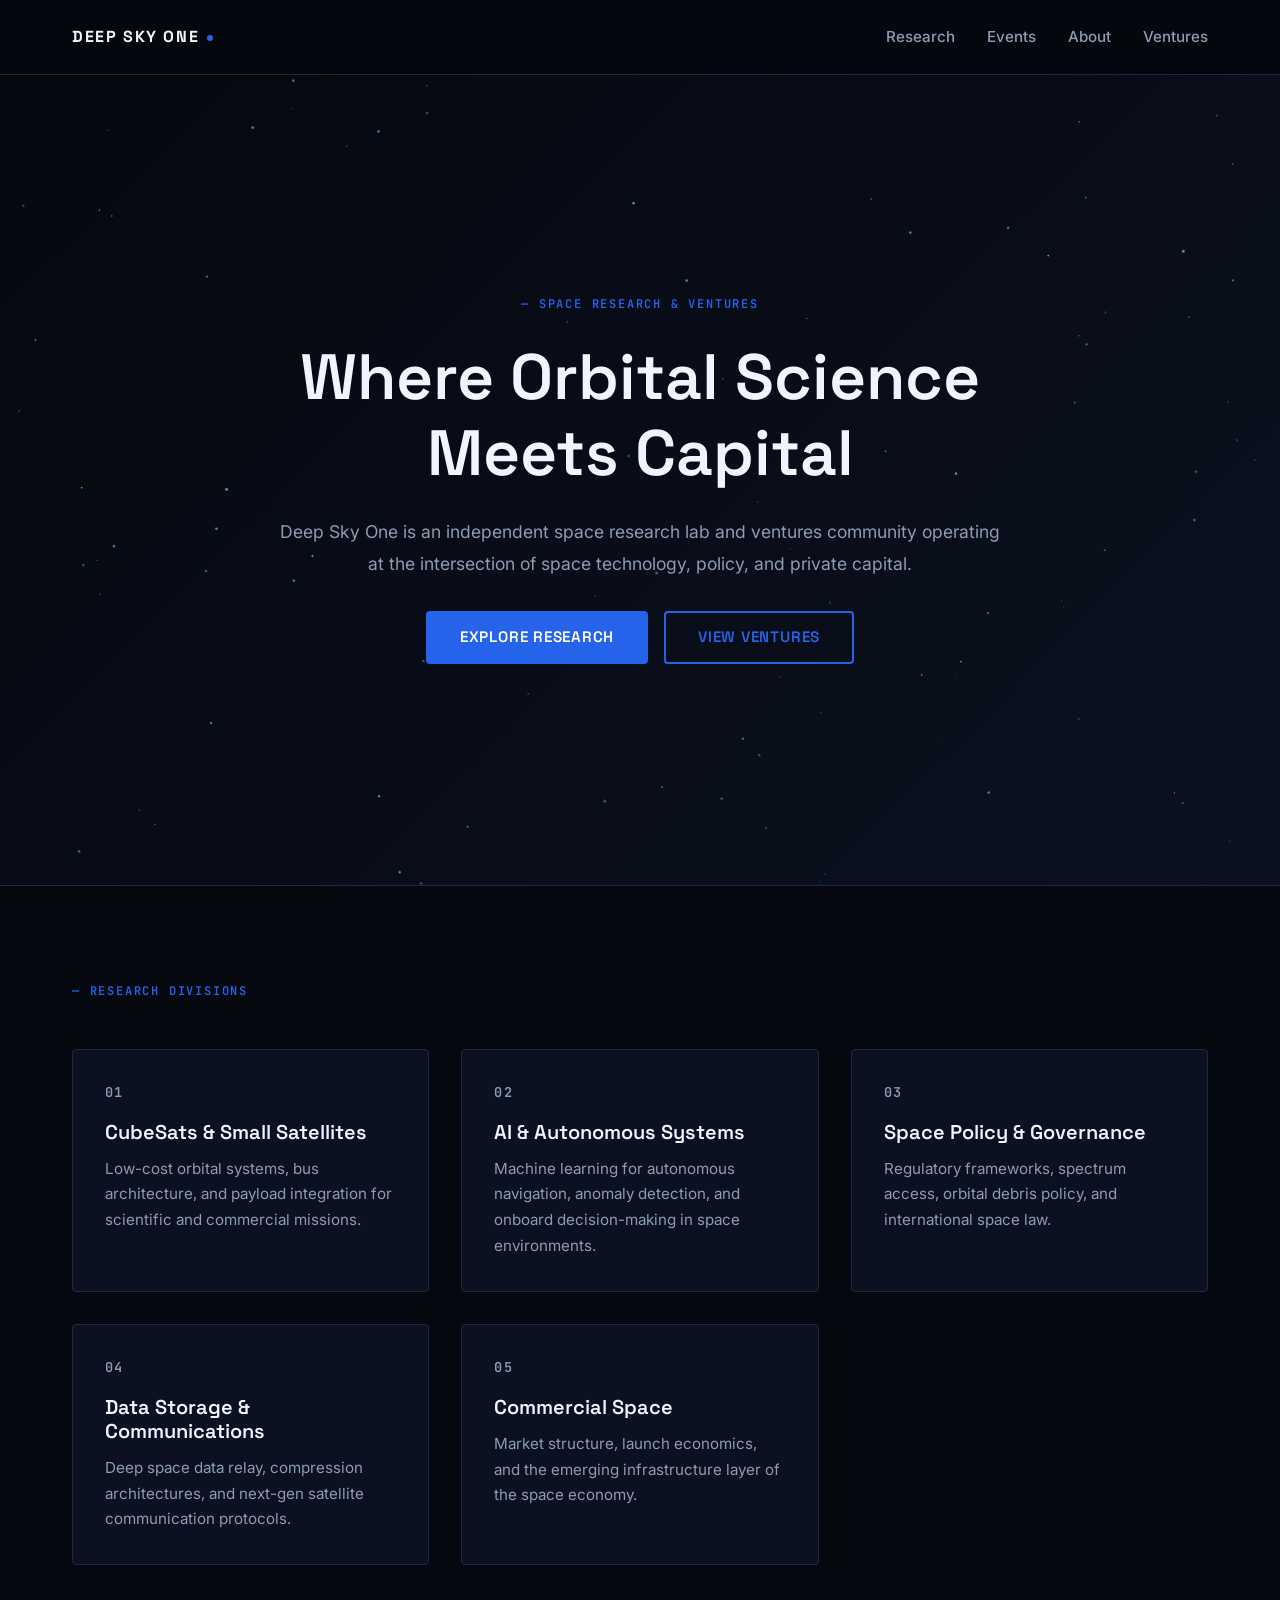
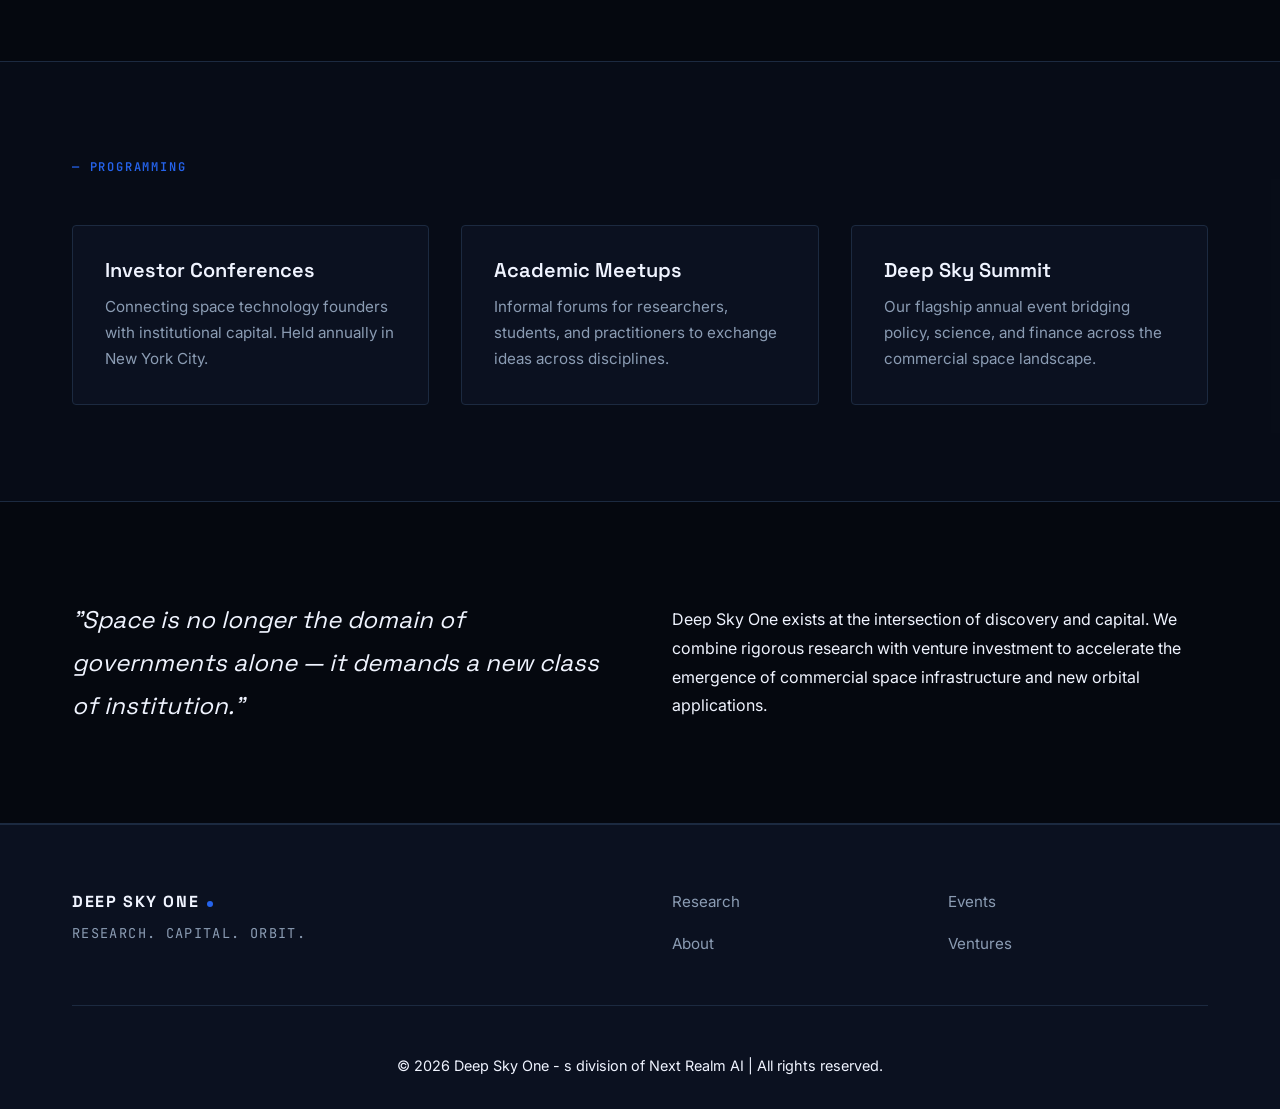
<file: index.html>
<!DOCTYPE html>
<html lang="en">
<head>
  <meta charset="UTF-8">
  <meta name="viewport" content="width=device-width, initial-scale=1.0">
  <title>Deep Sky One – Space Research & Ventures</title>
  <link rel="preconnect" href="https://fonts.googleapis.com">
  <link rel="preconnect" href="https://fonts.gstatic.com" crossorigin>
  <link href="https://fonts.googleapis.com/css2?family=Space+Grotesk:wght@400;600;700&family=Inter:wght@400;500;600&family=JetBrains+Mono:wght@400;600&display=swap" rel="stylesheet">
  <link rel="stylesheet" href="style.css">
</head>
<body>
  <!-- Navigation -->
  <nav class="navbar">
    <div class="nav-container">
      <div class="logo">
        DEEP SKY ONE<span class="logo-dot"></span>
      </div>
      <ul class="nav-links">
        <li><a href="#research">Research</a></li>
        <li><a href="#events">Events</a></li>
        <li><a href="#about">About</a></li>
        <li><a href="ventures.html">Ventures</a></li>
      </ul>
    </div>
  </nav>

  <!-- Hero Section -->
  <section class="hero">
    <canvas id="starfield"></canvas>
    <div class="hero-content">
      <div class="eyebrow">— SPACE RESEARCH & VENTURES</div>
      <h1 class="hero-headline">Where Orbital Science Meets Capital</h1>
      <p class="hero-subhead">Deep Sky One is an independent space research lab and ventures community operating at the intersection of space technology, policy, and private capital.</p>
      <div class="hero-ctas">
        <a href="#research" class="btn btn-primary">Explore Research</a>
        <a href="ventures.html" class="btn btn-ghost">View Ventures</a>
      </div>
    </div>
  </section>

  <!-- Research Divisions -->
  <section class="research-divisions" id="research">
    <div class="container">
      <div class="section-header">
        <div class="eyebrow">— RESEARCH DIVISIONS</div>
      </div>
      <div class="research-grid">
        <div class="research-card">
          <div class="card-index">01</div>
          <h3 class="card-title">CubeSats & Small Satellites</h3>
          <p class="card-description">Low-cost orbital systems, bus architecture, and payload integration for scientific and commercial missions.</p>
        </div>
        <div class="research-card">
          <div class="card-index">02</div>
          <h3 class="card-title">AI & Autonomous Systems</h3>
          <p class="card-description">Machine learning for autonomous navigation, anomaly detection, and onboard decision-making in space environments.</p>
        </div>
        <div class="research-card">
          <div class="card-index">03</div>
          <h3 class="card-title">Space Policy & Governance</h3>
          <p class="card-description">Regulatory frameworks, spectrum access, orbital debris policy, and international space law.</p>
        </div>
        <div class="research-card">
          <div class="card-index">04</div>
          <h3 class="card-title">Data Storage & Communications</h3>
          <p class="card-description">Deep space data relay, compression architectures, and next-gen satellite communication protocols.</p>
        </div>
        <div class="research-card">
          <div class="card-index">05</div>
          <h3 class="card-title">Commercial Space</h3>
          <p class="card-description">Market structure, launch economics, and the emerging infrastructure layer of the space economy.</p>
        </div>
      </div>
    </div>
  </section>

  <!-- Events Section -->
  <section class="events" id="events">
    <div class="container">
      <div class="section-header">
        <div class="eyebrow">— PROGRAMMING</div>
      </div>
      <div class="events-grid">
        <div class="event-card">
          <h3 class="card-title">Investor Conferences</h3>
          <p class="card-description">Connecting space technology founders with institutional capital. Held annually in New York City.</p>
        </div>
        <div class="event-card">
          <h3 class="card-title">Academic Meetups</h3>
          <p class="card-description">Informal forums for researchers, students, and practitioners to exchange ideas across disciplines.</p>
        </div>
        <div class="event-card">
          <h3 class="card-title">Deep Sky Summit</h3>
          <p class="card-description">Our flagship annual event bridging policy, science, and finance across the commercial space landscape.</p>
        </div>
      </div>
    </div>
  </section>

  <!-- About Strip -->
  <section class="about-strip" id="about">
    <div class="container">
      <div class="about-content">
        <div class="about-quote">
          <p><em>"Space is no longer the domain of governments alone — it demands a new class of institution."</em></p>
        </div>
        <div class="about-text">
          <p>Deep Sky One exists at the intersection of discovery and capital. We combine rigorous research with venture investment to accelerate the emergence of commercial space infrastructure and new orbital applications.</p>
        </div>
      </div>
    </div>
  </section>

  <!-- Footer -->
  <footer class="footer">
    <div class="container">
      <div class="footer-top">
        <div class="footer-logo">
          <div class="logo">DEEP SKY ONE<span class="logo-dot"></span></div>
          <p class="footer-tagline">Research. Capital. Orbit.</p>
        </div>
        <ul class="footer-links">
          <li><a href="#research">Research</a></li>
          <li><a href="#events">Events</a></li>
          <li><a href="#about">About</a></li>
          <li><a href="ventures.html">Ventures</a></li>
        </ul>
      </div>
      <div class="footer-bottom">
        <p>&copy; 2026 Deep Sky One - s division of Next Realm AI | All rights reserved.</p>
      </div>
    </div>
  </footer>

  <script src="main.js"></script>
</body>
</html>
</file>
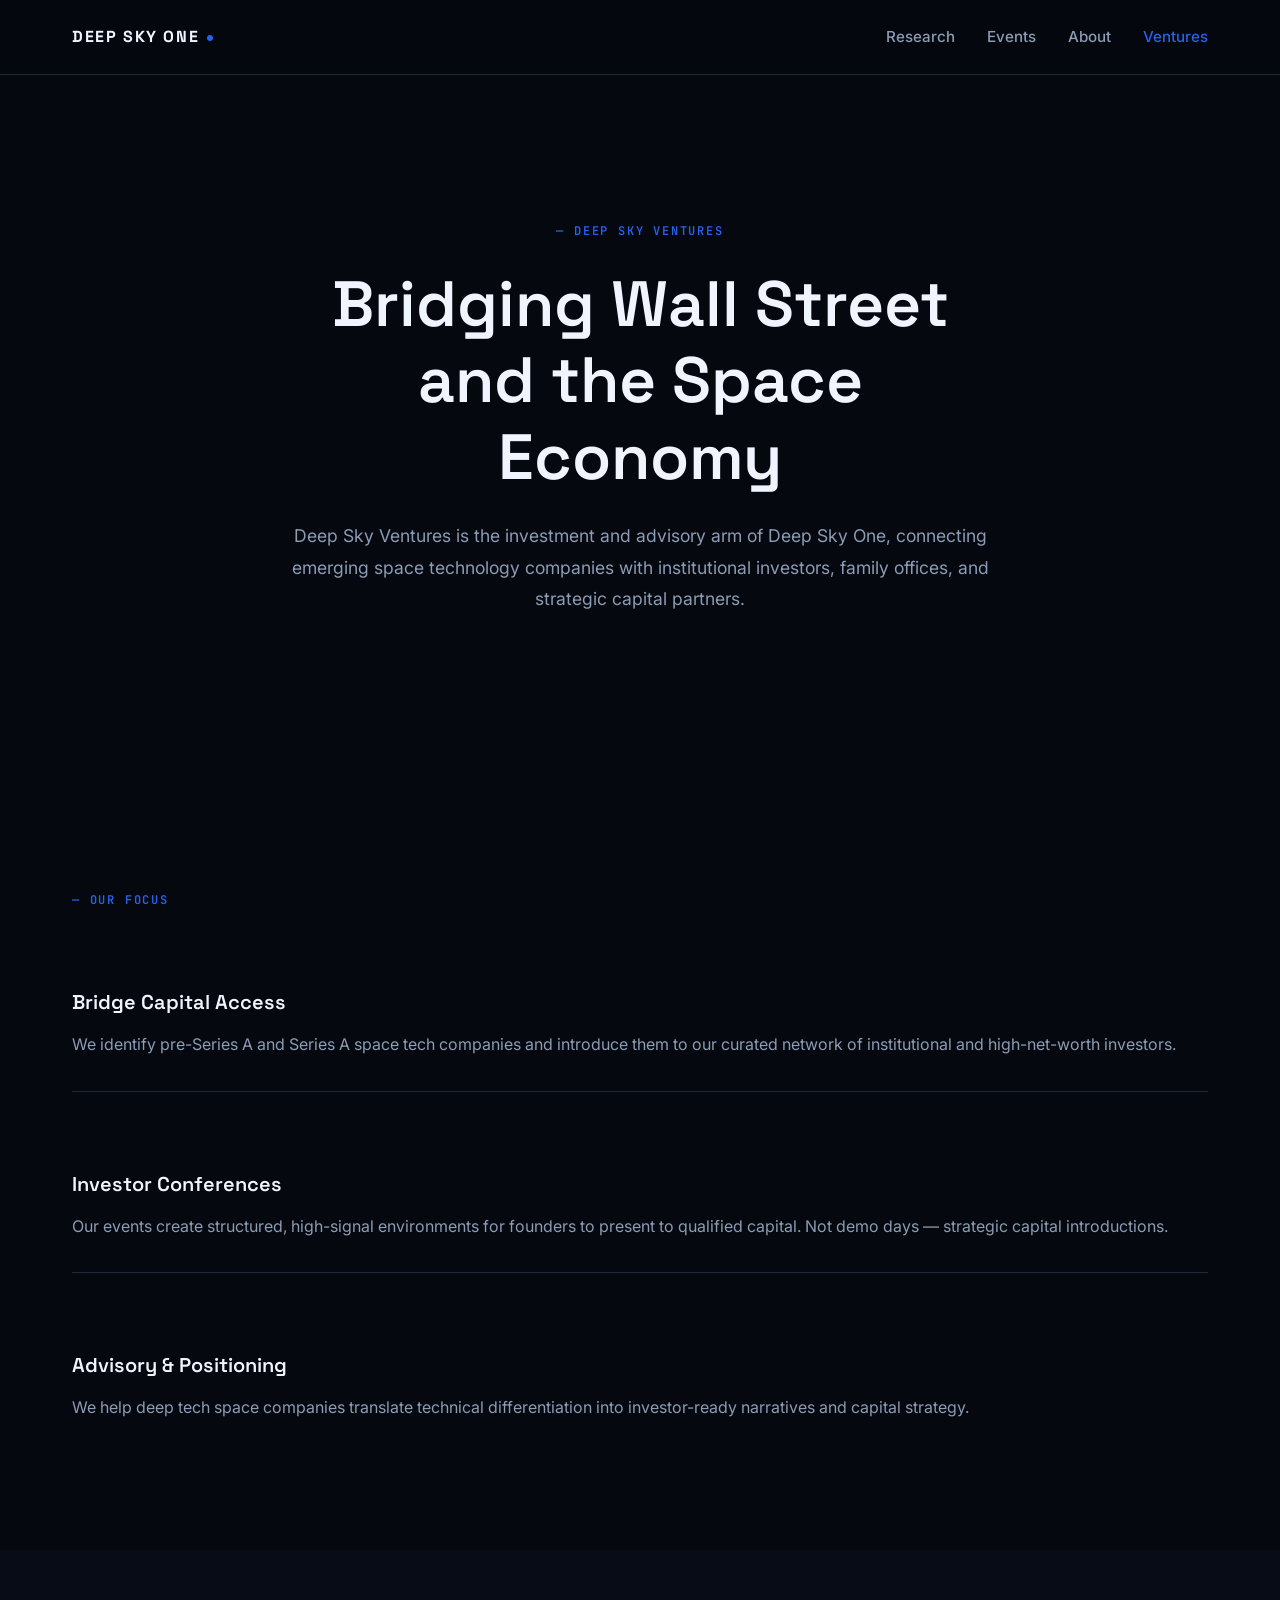
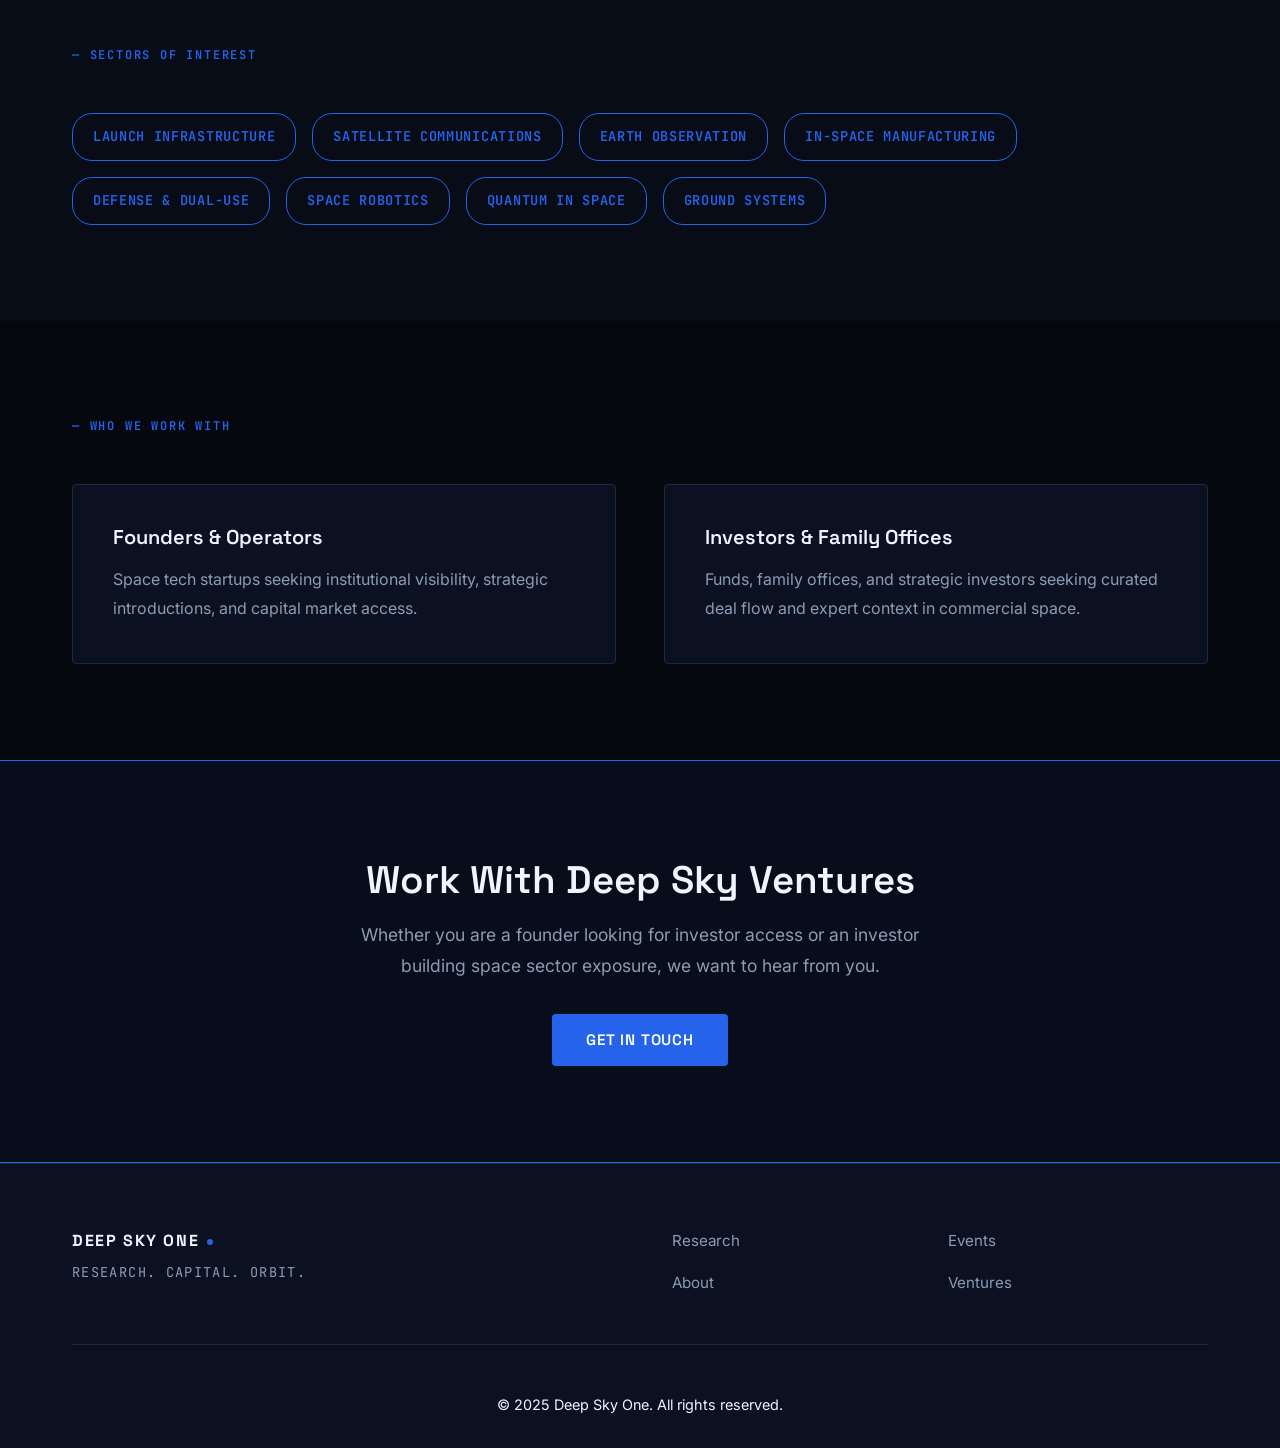
<file: ventures.html>
<!DOCTYPE html>
<html lang="en">
<head>
  <meta charset="UTF-8">
  <meta name="viewport" content="width=device-width, initial-scale=1.0">
  <title>Deep Sky Ventures – Investment & Advisory</title>
  <link rel="preconnect" href="https://fonts.googleapis.com">
  <link rel="preconnect" href="https://fonts.gstatic.com" crossorigin>
  <link href="https://fonts.googleapis.com/css2?family=Space+Grotesk:wght@400;600;700&family=Inter:wght@400;500;600&family=JetBrains+Mono:wght@400;600&display=swap" rel="stylesheet">
  <link rel="stylesheet" href="style.css">
</head>
<body>
  <!-- Navigation -->
  <nav class="navbar">
    <div class="nav-container">
      <div class="logo">
        DEEP SKY ONE<span class="logo-dot"></span>
      </div>
      <ul class="nav-links">
        <li><a href="index.html#research">Research</a></li>
        <li><a href="index.html#events">Events</a></li>
        <li><a href="index.html#about">About</a></li>
        <li><a href="ventures.html" class="active">Ventures</a></li>
      </ul>
    </div>
  </nav>

  <!-- Ventures Hero -->
  <section class="ventures-hero">
    <div class="hero-content">
      <div class="eyebrow">— DEEP SKY VENTURES</div>
      <h1 class="hero-headline">Bridging Wall Street and the Space Economy</h1>
      <p class="hero-subhead">Deep Sky Ventures is the investment and advisory arm of Deep Sky One, connecting emerging space technology companies with institutional investors, family offices, and strategic capital partners.</p>
    </div>
  </section>

  <!-- What We Do -->
  <section class="what-we-do">
    <div class="container">
      <div class="section-header">
        <div class="eyebrow">— OUR FOCUS</div>
      </div>
      <div class="focus-rows">
        <div class="focus-row">
          <h3 class="focus-title">Bridge Capital Access</h3>
          <p class="focus-description">We identify pre-Series A and Series A space tech companies and introduce them to our curated network of institutional and high-net-worth investors.</p>
        </div>
        <div class="focus-row">
          <h3 class="focus-title">Investor Conferences</h3>
          <p class="focus-description">Our events create structured, high-signal environments for founders to present to qualified capital. Not demo days — strategic capital introductions.</p>
        </div>
        <div class="focus-row">
          <h3 class="focus-title">Advisory & Positioning</h3>
          <p class="focus-description">We help deep tech space companies translate technical differentiation into investor-ready narratives and capital strategy.</p>
        </div>
      </div>
    </div>
  </section>

  <!-- Portfolio Focus Areas -->
  <section class="portfolio-focus">
    <div class="container">
      <div class="section-header">
        <div class="eyebrow">— SECTORS OF INTEREST</div>
      </div>
      <div class="tags-grid">
        <span class="sector-tag">Launch Infrastructure</span>
        <span class="sector-tag">Satellite Communications</span>
        <span class="sector-tag">Earth Observation</span>
        <span class="sector-tag">In-Space Manufacturing</span>
        <span class="sector-tag">Defense & Dual-Use</span>
        <span class="sector-tag">Space Robotics</span>
        <span class="sector-tag">Quantum in Space</span>
        <span class="sector-tag">Ground Systems</span>
      </div>
    </div>
  </section>

  <!-- Network -->
  <section class="network">
    <div class="container">
      <div class="section-header">
        <div class="eyebrow">— WHO WE WORK WITH</div>
      </div>
      <div class="network-grid">
        <div class="network-card">
          <h3 class="network-title">Founders & Operators</h3>
          <p class="network-description">Space tech startups seeking institutional visibility, strategic introductions, and capital market access.</p>
        </div>
        <div class="network-card">
          <h3 class="network-title">Investors & Family Offices</h3>
          <p class="network-description">Funds, family offices, and strategic investors seeking curated deal flow and expert context in commercial space.</p>
        </div>
      </div>
    </div>
  </section>

  <!-- Contact CTA -->
  <section class="contact-cta">
    <div class="container">
      <h2 class="cta-headline">Work With Deep Sky Ventures</h2>
      <p class="cta-description">Whether you are a founder looking for investor access or an investor building space sector exposure, we want to hear from you.</p>
      <a href="mailto:hello@deepskyone.space" class="btn btn-primary">Get in Touch</a>
    </div>
  </section>

  <!-- Footer -->
  <footer class="footer">
    <div class="container">
      <div class="footer-top">
        <div class="footer-logo">
          <div class="logo">DEEP SKY ONE<span class="logo-dot"></span></div>
          <p class="footer-tagline">Research. Capital. Orbit.</p>
        </div>
        <ul class="footer-links">
          <li><a href="index.html#research">Research</a></li>
          <li><a href="index.html#events">Events</a></li>
          <li><a href="index.html#about">About</a></li>
          <li><a href="ventures.html">Ventures</a></li>
        </ul>
      </div>
      <div class="footer-bottom">
        <p>&copy; 2025 Deep Sky One. All rights reserved.</p>
      </div>
    </div>
  </footer>

  <script src="main.js"></script>
</body>
</html>
</file>
<file: style.css>
:root {
  --color-bg: #05080F;
  --color-surface: #0B1120;
  --color-accent: #2563EB;
  --color-accent-light: #7DD3FC;
  --color-text: #F0F4FF;
  --color-text-muted: #8B9CB3;
  --color-border: #1C2A40;
  --font-display: 'Space Grotesk', sans-serif;
  --font-body: 'Inter', sans-serif;
  --font-mono: 'JetBrains Mono', monospace;
}

* {
  margin: 0;
  padding: 0;
  box-sizing: border-box;
}

html {
  scroll-behavior: smooth;
}

body {
  background-color: var(--color-bg);
  color: var(--color-text);
  font-family: var(--font-body);
  font-size: 16px;
  line-height: 1.6;
  overflow-x: hidden;
}

/* Typography */
h1, h2, h3 {
  font-family: var(--font-display);
  font-weight: 600;
  line-height: 1.2;
}

h1 {
  font-size: clamp(2.5rem, 5vw, 4rem);
}

h2 {
  font-size: clamp(1.75rem, 3vw, 2.5rem);
}

h3 {
  font-size: 1.25rem;
}

p {
  color: var(--color-text);
}

/* Layout */
.container {
  max-width: 1200px;
  margin: 0 auto;
  padding: 0 2rem;
}

/* Navigation */
.navbar {
  position: sticky;
  top: 0;
  z-index: 100;
  background-color: rgba(5, 8, 15, 0.8);
  backdrop-filter: blur(8px);
  border-bottom: 1px solid var(--color-border);
  transition: all 0.3s ease;
}

.nav-container {
  max-width: 1200px;
  margin: 0 auto;
  padding: 1.5rem 2rem;
  display: flex;
  justify-content: space-between;
  align-items: center;
}

.logo {
  font-family: var(--font-display);
  font-size: 1rem;
  font-weight: 700;
  letter-spacing: 0.1em;
  color: var(--color-text);
}

.logo-dot {
  display: inline-block;
  width: 6px;
  height: 6px;
  background-color: var(--color-accent);
  border-radius: 50%;
  margin-left: 0.5rem;
  vertical-align: middle;
}

.nav-links {
  list-style: none;
  display: flex;
  gap: 2rem;
}

.nav-links a {
  color: var(--color-text-muted);
  text-decoration: none;
  font-size: 0.95rem;
  transition: color 0.3s ease;
  font-family: var(--font-body);
  font-weight: 500;
}

.nav-links a:hover,
.nav-links a.active {
  color: var(--color-accent);
}

/* Eyebrow Labels */
.eyebrow {
  font-family: var(--font-mono);
  font-size: 0.75rem;
  font-weight: 600;
  letter-spacing: 0.15em;
  color: var(--color-accent);
  text-transform: uppercase;
  margin-bottom: 1.5rem;
  display: block;
}

/* Section Header */
.section-header {
  margin-bottom: 3rem;
}

/* Hero Section */
.hero {
  position: relative;
  min-height: 90vh;
  display: flex;
  align-items: center;
  justify-content: center;
  overflow: hidden;
  background: linear-gradient(135deg, #05080F 0%, #0B1120 100%);
}

#starfield {
  position: absolute;
  top: 0;
  left: 0;
  width: 100%;
  height: 100%;
  z-index: 1;
}

.hero-content {
  position: relative;
  z-index: 2;
  text-align: center;
  max-width: 800px;
  padding: 2rem;
}

.hero-headline {
  margin: 1.5rem 0;
  color: var(--color-text);
}

.hero-subhead {
  font-size: 1.1rem;
  color: var(--color-text-muted);
  margin-bottom: 2rem;
  line-height: 1.8;
}

.hero-ctas {
  display: flex;
  gap: 1rem;
  justify-content: center;
  flex-wrap: wrap;
  margin-top: 2rem;
}

/* Buttons */
.btn {
  display: inline-block;
  padding: 0.75rem 2rem;
  border-radius: 4px;
  font-family: var(--font-display);
  font-size: 0.95rem;
  font-weight: 600;
  text-decoration: none;
  transition: all 0.3s ease;
  border: 2px solid;
  cursor: pointer;
  letter-spacing: 0.05em;
  text-transform: uppercase;
}

.btn-primary {
  background-color: var(--color-accent);
  border-color: var(--color-accent);
  color: white;
}

.btn-primary:hover {
  background-color: #1d4ed8;
  border-color: #1d4ed8;
  box-shadow: 0 0 20px rgba(37, 99, 235, 0.3);
}

.btn-ghost {
  background-color: transparent;
  border-color: var(--color-accent);
  color: var(--color-accent);
}

.btn-ghost:hover {
  background-color: var(--color-accent);
  color: white;
  box-shadow: 0 0 20px rgba(37, 99, 235, 0.3);
}

/* Research Divisions */
.research-divisions {
  padding: 6rem 0;
  border-top: 1px solid var(--color-border);
  border-bottom: 1px solid var(--color-border);
}

.research-grid {
  display: grid;
  grid-template-columns: repeat(auto-fit, minmax(300px, 1fr));
  gap: 2rem;
}

.research-card {
  background-color: var(--color-surface);
  border: 1px solid var(--color-border);
  padding: 2rem;
  border-radius: 4px;
  transition: all 0.3s ease;
  position: relative;
}

.research-card:hover {
  border-left: 3px solid var(--color-accent);
  border-color: var(--color-border);
}

.card-index {
  font-family: var(--font-mono);
  font-size: 0.85rem;
  font-weight: 600;
  color: var(--color-text-muted);
  margin-bottom: 1rem;
  letter-spacing: 0.1em;
}

.card-title {
  margin-bottom: 0.75rem;
  color: var(--color-text);
}

.card-description {
  color: var(--color-text-muted);
  font-size: 0.95rem;
  line-height: 1.7;
}

/* Events Section */
.events {
  padding: 6rem 0;
  background-color: rgba(11, 17, 32, 0.5);
}

.events-grid {
  display: grid;
  grid-template-columns: repeat(auto-fit, minmax(300px, 1fr));
  gap: 2rem;
}

.event-card {
  background-color: var(--color-surface);
  border: 1px solid var(--color-border);
  padding: 2rem;
  border-radius: 4px;
  transition: all 0.3s ease;
}

.event-card:hover {
  border-color: var(--color-accent);
  box-shadow: 0 0 20px rgba(37, 99, 235, 0.1);
}

/* About Strip */
.about-strip {
  padding: 6rem 0;
  border-top: 1px solid var(--color-border);
  border-bottom: 1px solid var(--color-border);
}

.about-content {
  display: grid;
  grid-template-columns: 1fr 1fr;
  gap: 4rem;
  align-items: center;
}

.about-quote {
  font-size: 1.5rem;
  color: var(--color-accent-light);
  font-style: italic;
  font-family: var(--font-display);
  line-height: 1.8;
}

.about-text {
  color: var(--color-text-muted);
  line-height: 1.8;
  font-size: 1rem;
}

/* Ventures Hero */
.ventures-hero {
  position: relative;
  min-height: 80vh;
  display: flex;
  align-items: center;
  justify-content: center;
  background: linear-gradient(135deg, #05080F 0%, #0B1120 100%);
  background-image: 
    radial-gradient(1px 1px at 20% 30%, rgba(37, 99, 235, 0.1), rgba(37, 99, 235, 0)),
    radial-gradient(1px 1px at 60% 70%, rgba(37, 99, 235, 0.1), rgba(37, 99, 235, 0)),
    radial-gradient(1px 1px at 50% 50%, rgba(37, 99, 235, 0.1), rgba(37, 99, 235, 0));
  background-size: 200% 200%;
  background-position: 0% 0%;
  background-attachment: fixed;
  overflow: hidden;
}

/* What We Do */
.what-we-do {
  padding: 6rem 0;
}

.focus-rows {
  display: grid;
  gap: 3rem;
}

.focus-row {
  padding: 2rem 0;
  border-bottom: 1px solid var(--color-border);
}

.focus-row:last-child {
  border-bottom: none;
}

.focus-title {
  margin-bottom: 1rem;
  color: var(--color-text);
}

.focus-description {
  color: var(--color-text-muted);
  font-size: 1rem;
  line-height: 1.8;
}

/* Portfolio Focus */
.portfolio-focus {
  padding: 6rem 0;
  background-color: rgba(11, 17, 32, 0.5);
}

.tags-grid {
  display: flex;
  flex-wrap: wrap;
  gap: 1rem;
}

.sector-tag {
  font-family: var(--font-mono);
  font-size: 0.85rem;
  font-weight: 600;
  padding: 0.75rem 1.25rem;
  border: 1px solid var(--color-accent);
  border-radius: 20px;
  color: var(--color-accent);
  background-color: transparent;
  transition: all 0.3s ease;
  letter-spacing: 0.05em;
  text-transform: uppercase;
}

.sector-tag:hover {
  background-color: var(--color-accent);
  color: white;
}

/* Network */
.network {
  padding: 6rem 0;
}

.network-grid {
  display: grid;
  grid-template-columns: 1fr 1fr;
  gap: 3rem;
}

.network-card {
  background-color: var(--color-surface);
  border: 1px solid var(--color-border);
  padding: 2.5rem;
  border-radius: 4px;
}

.network-title {
  margin-bottom: 1rem;
  color: var(--color-text);
}

.network-description {
  color: var(--color-text-muted);
  line-height: 1.8;
}

/* Contact CTA */
.contact-cta {
  padding: 6rem 0;
  background-color: rgba(37, 99, 235, 0.05);
  border-top: 1px solid var(--color-accent);
  border-bottom: 1px solid var(--color-accent);
  text-align: center;
}

.cta-headline {
  margin-bottom: 1rem;
}

.cta-description {
  color: var(--color-text-muted);
  margin-bottom: 2rem;
  font-size: 1.1rem;
  line-height: 1.8;
  max-width: 600px;
  margin-left: auto;
  margin-right: auto;
}

/* Footer */
.footer {
  background-color: var(--color-surface);
  border-top: 1px solid var(--color-border);
  padding: 4rem 0 2rem;
}

.footer-top {
  display: grid;
  grid-template-columns: 1fr 1fr;
  gap: 4rem;
  margin-bottom: 3rem;
  padding-bottom: 3rem;
  border-bottom: 1px solid var(--color-border);
}

.footer-logo {
  display: flex;
  flex-direction: column;
  gap: 0.5rem;
}

.footer-tagline {
  font-family: var(--font-mono);
  font-size: 0.85rem;
  color: var(--color-text-muted);
  letter-spacing: 0.1em;
  text-transform: uppercase;
}

.footer-links {
  list-style: none;
  display: grid;
  grid-template-columns: repeat(2, 1fr);
  gap: 1rem;
}

.footer-links a {
  color: var(--color-text-muted);
  text-decoration: none;
  transition: color 0.3s ease;
  font-size: 0.95rem;
}

.footer-links a:hover {
  color: var(--color-accent);
}

.footer-bottom {
  text-align: center;
  color: var(--color-text-muted);
  font-size: 0.9rem;
}

/* Responsive */
@media (max-width: 768px) {
  .nav-links {
    gap: 1rem;
  }

  .nav-links a {
    font-size: 0.85rem;
  }

  .hero-ctas {
    flex-direction: column;
  }

  .btn {
    width: 100%;
  }

  .research-grid {
    grid-template-columns: 1fr;
  }

  .events-grid {
    grid-template-columns: 1fr;
  }

  .about-content {
    grid-template-columns: 1fr;
    gap: 2rem;
  }

  .network-grid {
    grid-template-columns: 1fr;
  }

  .footer-top {
    grid-template-columns: 1fr;
    gap: 2rem;
  }

  .hero-headline {
    font-size: 2rem;
  }

  .eyebrow {
    font-size: 0.7rem;
  }

  .about-quote {
    font-size: 1.25rem;
  }
}

@media (max-width: 480px) {
  .container {
    padding: 0 1.5rem;
  }

  .nav-container {
    padding: 1rem 1.5rem;
    flex-direction: column;
    gap: 1rem;
  }

  .nav-links {
    flex-direction: column;
    gap: 0.75rem;
    width: 100%;
  }

  .logo {
    font-size: 0.9rem;
  }

  .footer-links {
    grid-template-columns: 1fr;
  }
}
</file>
